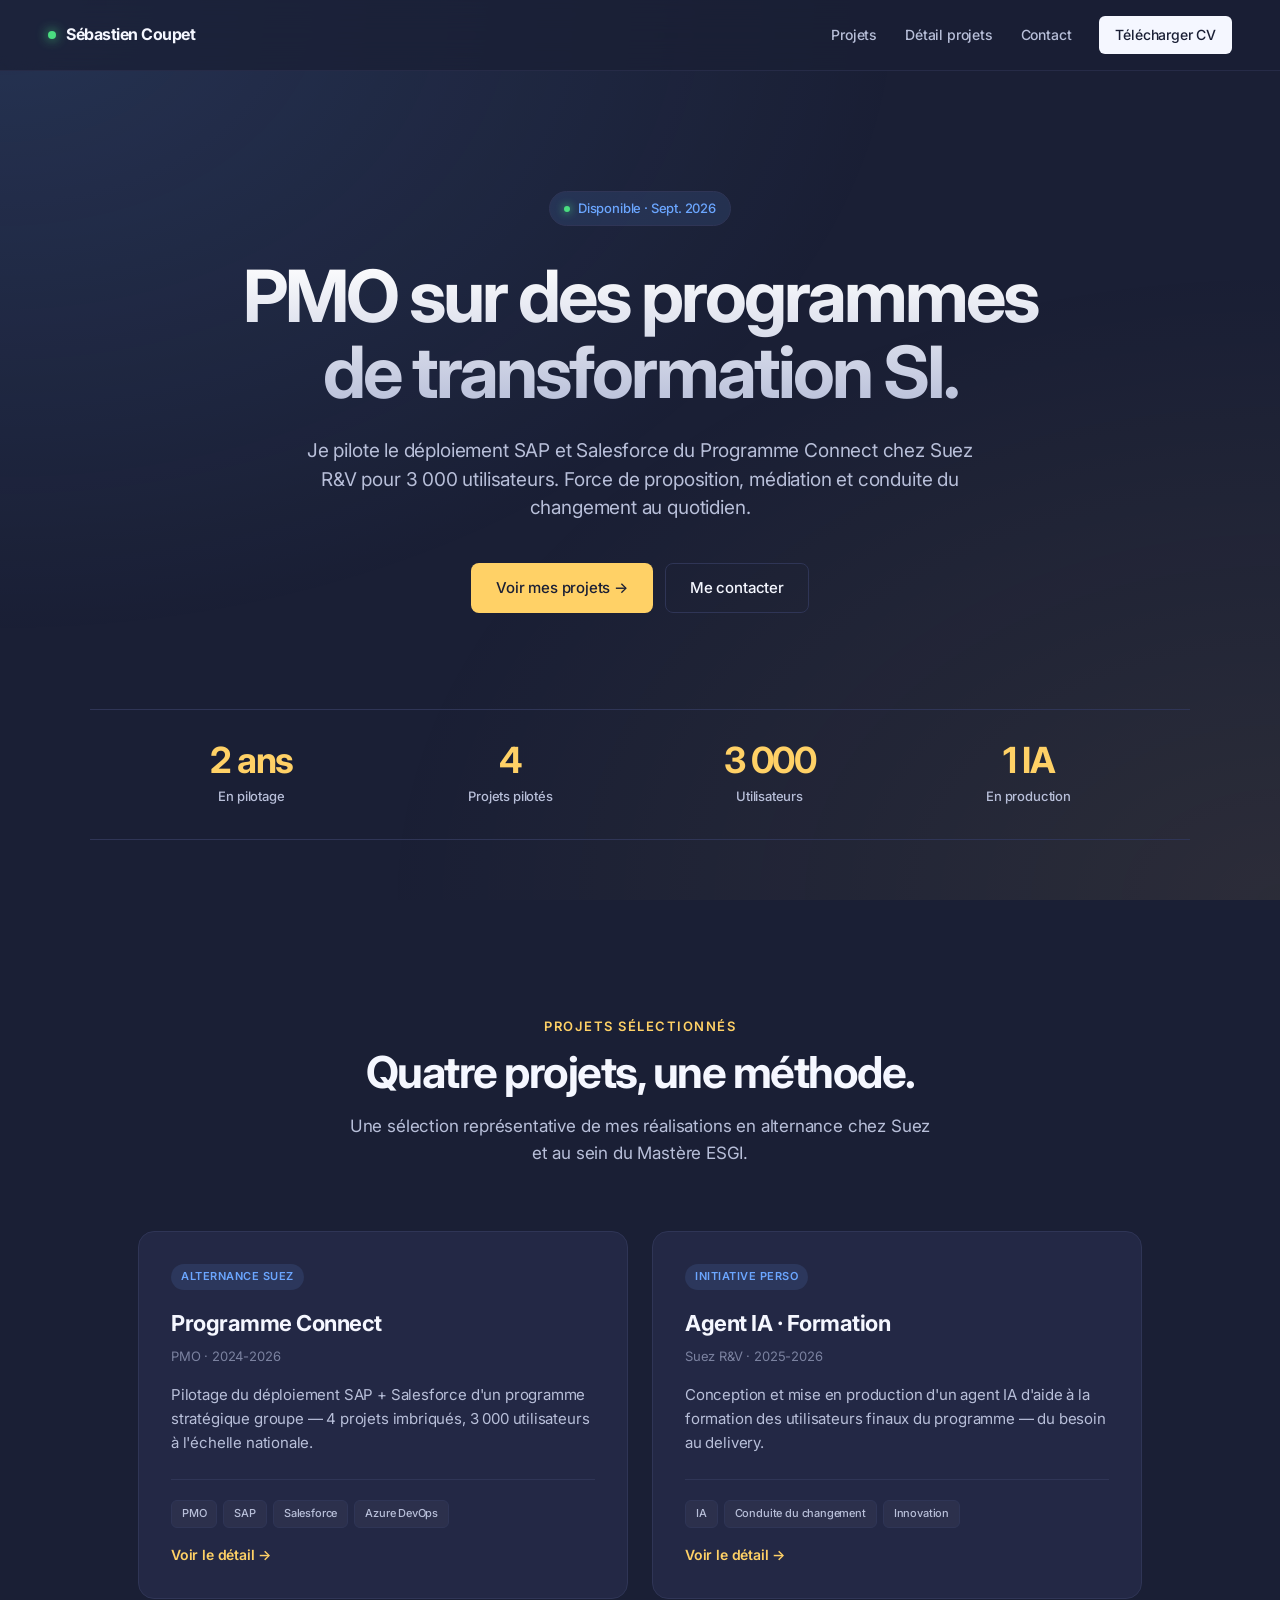
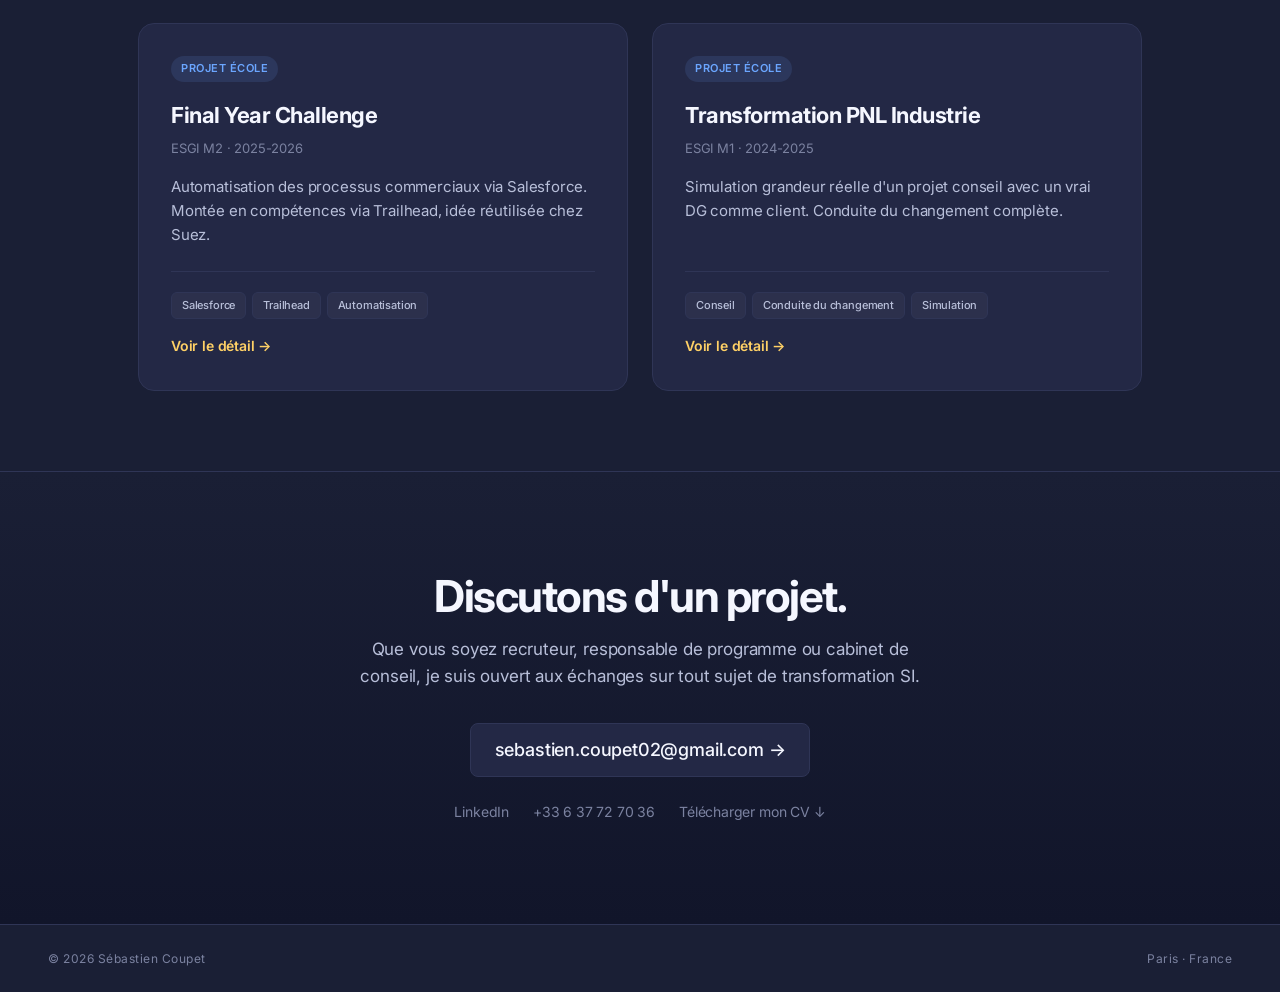
<file: index.html>
<!DOCTYPE html>
<html lang="fr">
<head>
<meta charset="UTF-8">
<meta name="viewport" content="width=device-width, initial-scale=1.0">
<title>Sébastien Coupet — PMO · Transformation digitale</title>
<meta name="description" content="Portfolio de Sébastien Coupet, PMO sur le Programme Connect chez Suez R&V. Pilotage de transformation SI, SAP, Salesforce.">
<link rel="preconnect" href="https://fonts.googleapis.com">
<link rel="preconnect" href="https://fonts.gstatic.com" crossorigin>
<link href="https://fonts.googleapis.com/css2?family=Inter:wght@300;400;500;600;700;800&display=swap" rel="stylesheet">
<link rel="stylesheet" href="styles.css">
</head>
<body>
<main>

<nav>
  <a href="index.html" class="logo"><span class="logo-dot"></span> Sébastien Coupet</a>
  <div class="nav-links">
    <a href="#projects">Projets</a>
    <a href="projets.html">Détail projets</a>
    <a href="#contact">Contact</a>
    <a href="cv-sebastien-coupet.pdf" download class="btn-nav">Télécharger CV</a>
  </div>
</nav>

<header class="hero">
  <div class="badge"><span class="dot"></span> Disponible · Sept. 2026</div>
  <h1 class="hero-title">PMO sur des programmes de transformation SI.</h1>
  <p class="hero-subtitle">Je pilote le déploiement SAP et Salesforce du Programme Connect chez Suez R&V pour 3 000 utilisateurs. Force de proposition, médiation et conduite du changement au quotidien.</p>
  <div class="cta-group">
    <a href="#projects" class="btn btn-primary">Voir mes projets →</a>
    <a href="#contact" class="btn btn-secondary">Me contacter</a>
  </div>
</header>

<div class="stats">
  <div><div class="stat-v">2 ans</div><div class="stat-l">En pilotage</div></div>
  <div><div class="stat-v">4</div><div class="stat-l">Projets pilotés</div></div>
  <div><div class="stat-v">3 000</div><div class="stat-l">Utilisateurs</div></div>
  <div><div class="stat-v">1 IA</div><div class="stat-l">En production</div></div>
</div>

<section class="work" id="projects">
  <div class="section-head">
    <div class="section-label">Projets sélectionnés</div>
    <h2 class="section-title">Quatre projets, une méthode.</h2>
    <p class="section-subtitle">Une sélection représentative de mes réalisations en alternance chez Suez et au sein du Mastère ESGI.</p>
  </div>

  <div class="projects-grid">
    <a href="projets.html#connect" class="pcard">
      <span class="pcard-tag">Alternance Suez</span>
      <div class="pcard-title">Programme Connect</div>
      <div class="pcard-meta">PMO · 2024-2026</div>
      <p class="pcard-desc">Pilotage du déploiement SAP + Salesforce d'un programme stratégique groupe — 4 projets imbriqués, 3 000 utilisateurs à l'échelle nationale.</p>
      <div class="pcard-tags">
        <span class="tag">PMO</span><span class="tag">SAP</span><span class="tag">Salesforce</span><span class="tag">Azure DevOps</span>
      </div>
      <div class="pcard-link">Voir le détail</div>
    </a>

    <a href="projets.html#agent-ia" class="pcard">
      <span class="pcard-tag">Initiative perso</span>
      <div class="pcard-title">Agent IA · Formation</div>
      <div class="pcard-meta">Suez R&V · 2025-2026</div>
      <p class="pcard-desc">Conception et mise en production d'un agent IA d'aide à la formation des utilisateurs finaux du programme — du besoin au delivery.</p>
      <div class="pcard-tags">
        <span class="tag">IA</span><span class="tag">Conduite du changement</span><span class="tag">Innovation</span>
      </div>
      <div class="pcard-link">Voir le détail</div>
    </a>

    <a href="projets.html#fyc" class="pcard">
      <span class="pcard-tag">Projet école</span>
      <div class="pcard-title">Final Year Challenge</div>
      <div class="pcard-meta">ESGI M2 · 2025-2026</div>
      <p class="pcard-desc">Automatisation des processus commerciaux via Salesforce. Montée en compétences via Trailhead, idée réutilisée chez Suez.</p>
      <div class="pcard-tags">
        <span class="tag">Salesforce</span><span class="tag">Trailhead</span><span class="tag">Automatisation</span>
      </div>
      <div class="pcard-link">Voir le détail</div>
    </a>

    <a href="projets.html#pnl" class="pcard">
      <span class="pcard-tag">Projet école</span>
      <div class="pcard-title">Transformation PNL Industrie</div>
      <div class="pcard-meta">ESGI M1 · 2024-2025</div>
      <p class="pcard-desc">Simulation grandeur réelle d'un projet conseil avec un vrai DG comme client. Conduite du changement complète.</p>
      <div class="pcard-tags">
        <span class="tag">Conseil</span><span class="tag">Conduite du changement</span><span class="tag">Simulation</span>
      </div>
      <div class="pcard-link">Voir le détail</div>
    </a>
  </div>
</section>

<section class="contact" id="contact">
  <h2>Discutons d'un projet.</h2>
  <p>Que vous soyez recruteur, responsable de programme ou cabinet de conseil, je suis ouvert aux échanges sur tout sujet de transformation SI.</p>
  <a href="mailto:sebastien.coupet02@gmail.com" class="contact-mail">sebastien.coupet02@gmail.com →</a>
  <div class="contact-links">
    <a href="https://www.linkedin.com/in/sébastien-coupet-8109371b6" target="_blank">LinkedIn</a>
    <a href="tel:+33637727036">+33 6 37 72 70 36</a>
    <a href="cv-sebastien-coupet.pdf" download>Télécharger mon CV ↓</a>
  </div>
</section>

<footer class="bottom">
  <span>© 2026 Sébastien Coupet</span>
  <span>Paris · France</span>
</footer>

</main>
</body>
</html>
</file>
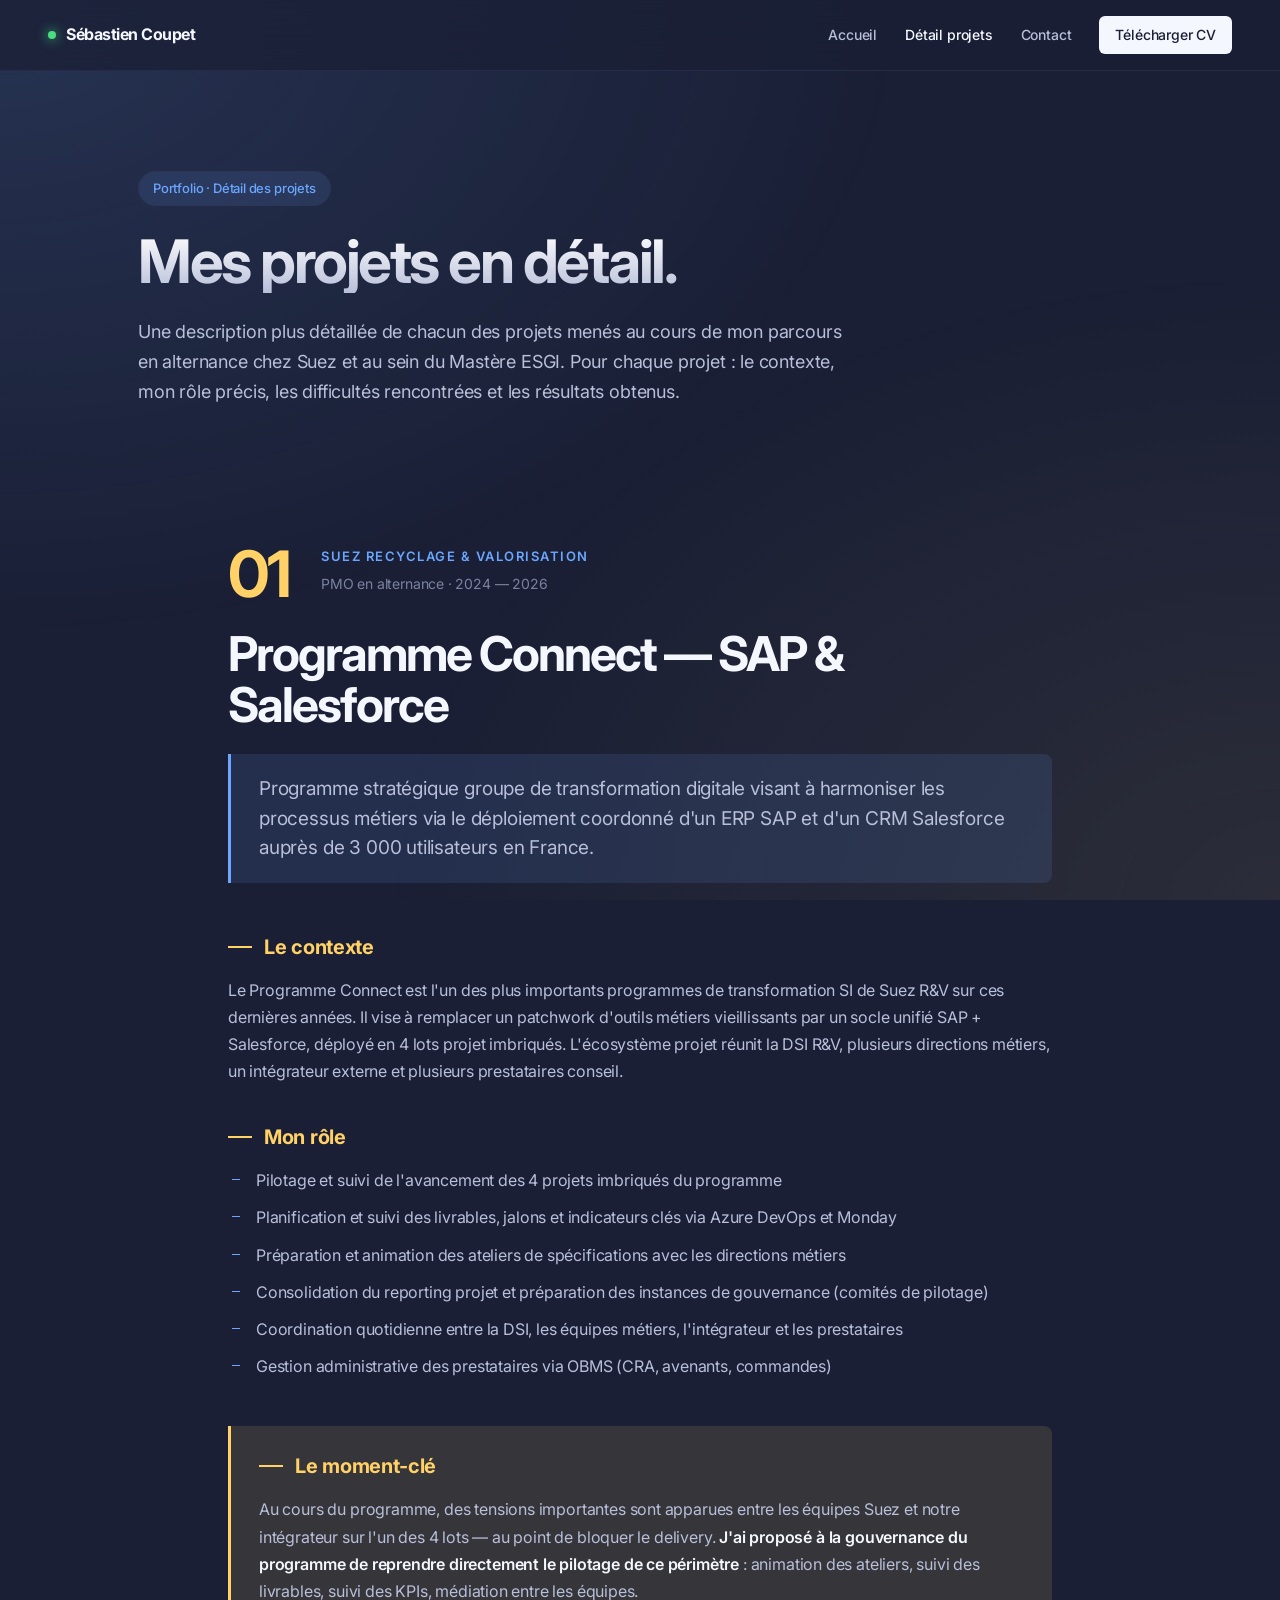
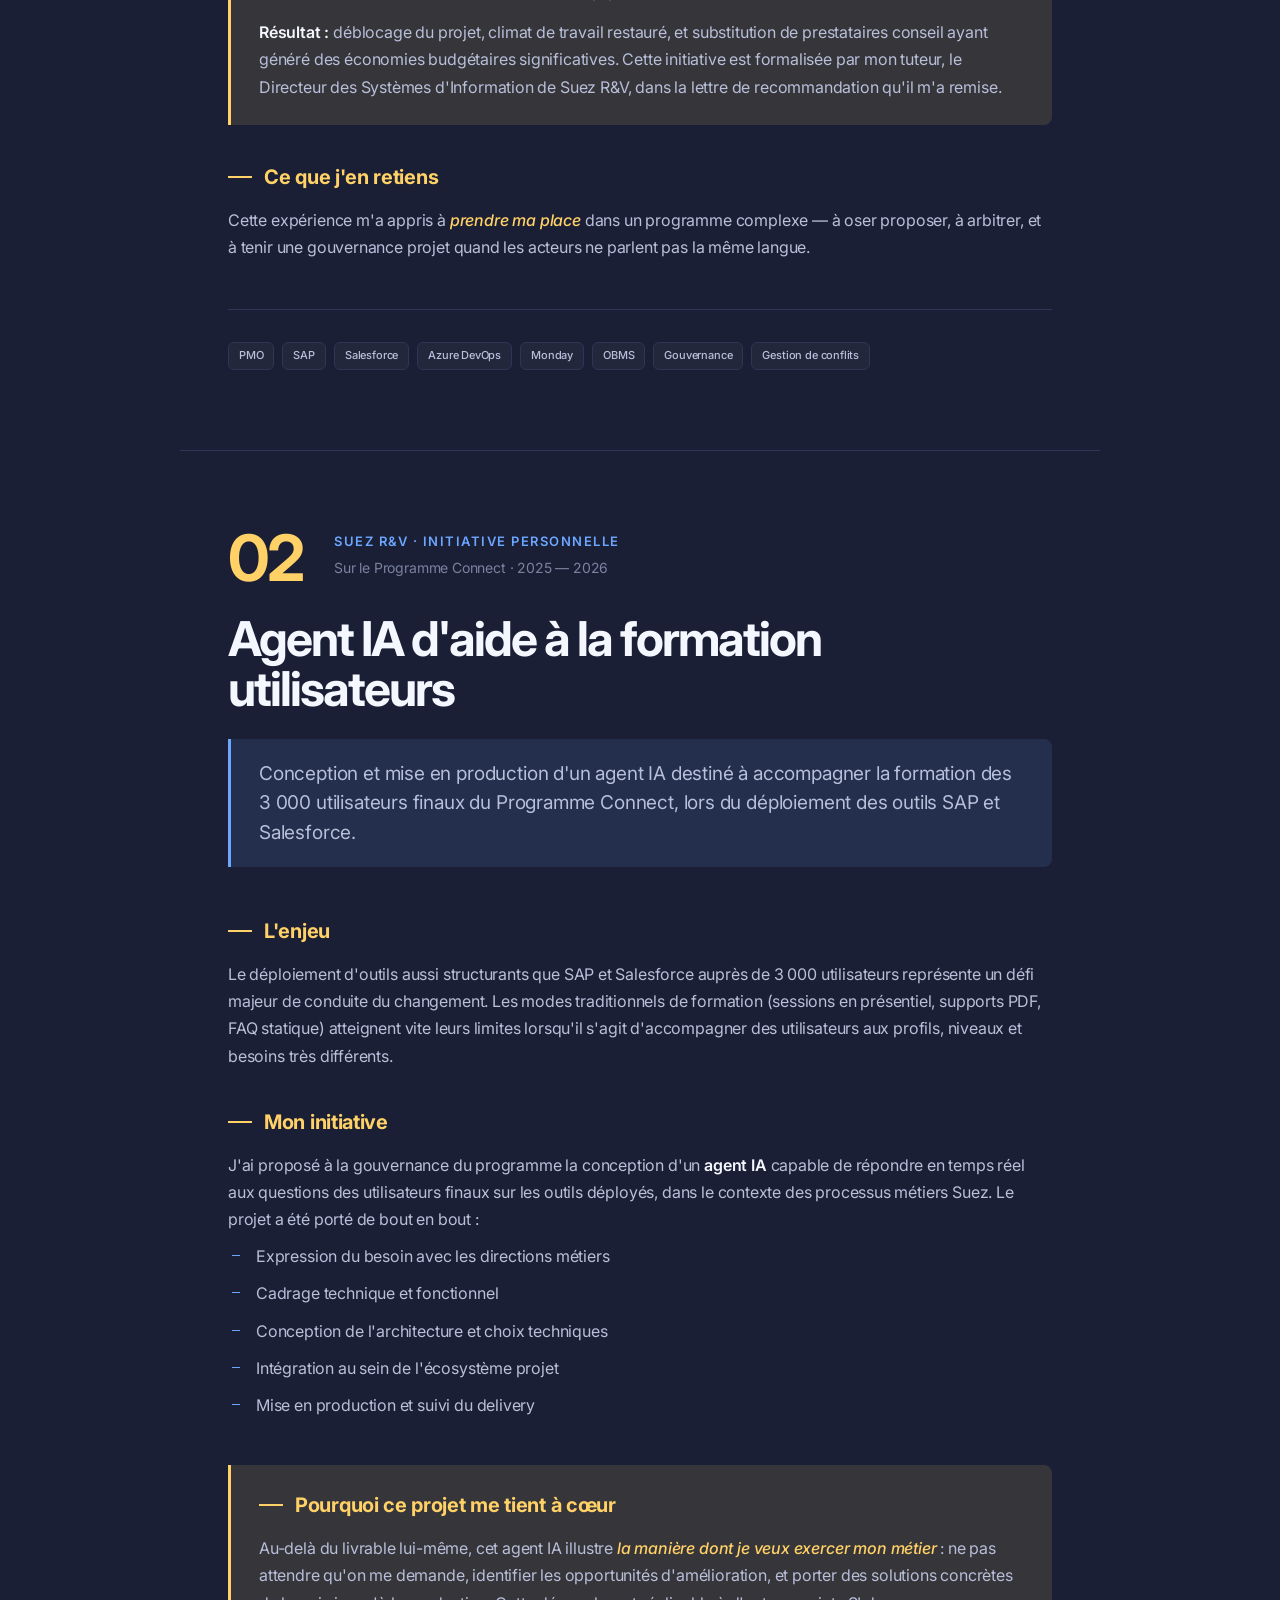
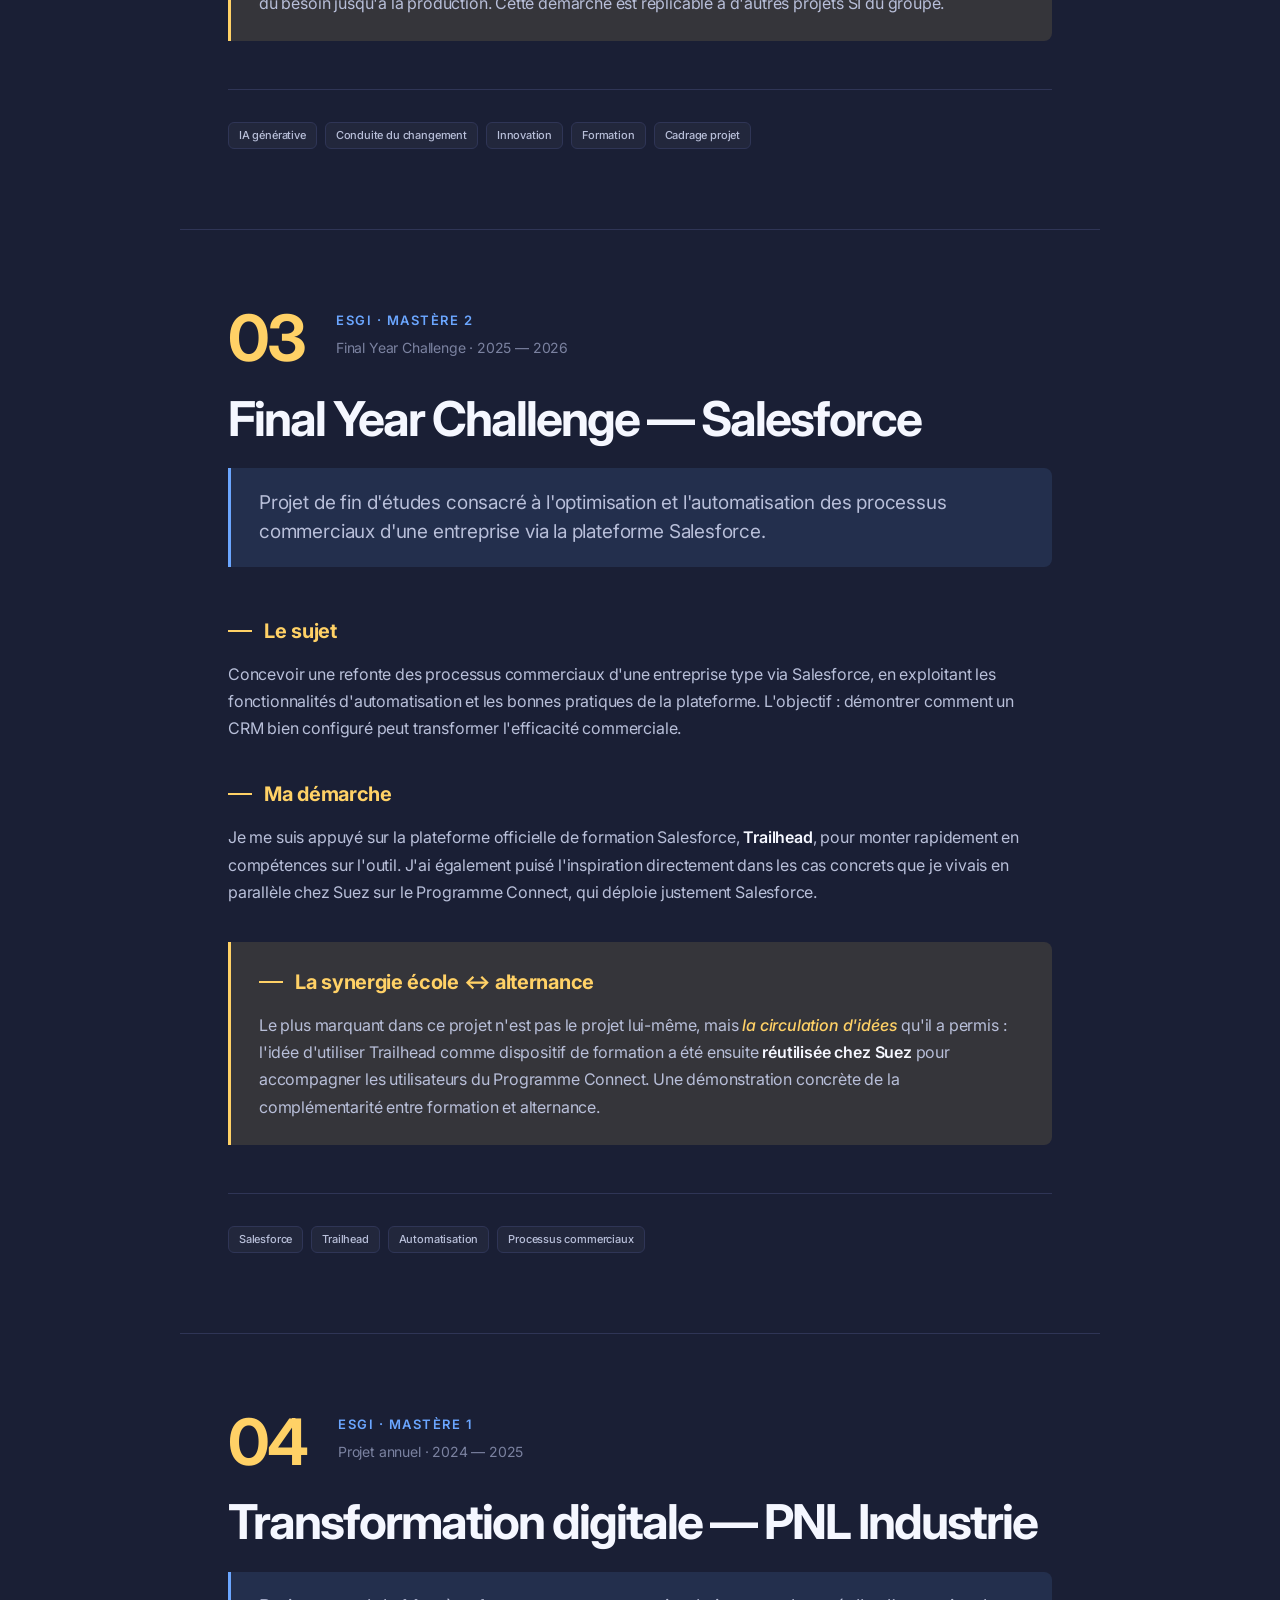
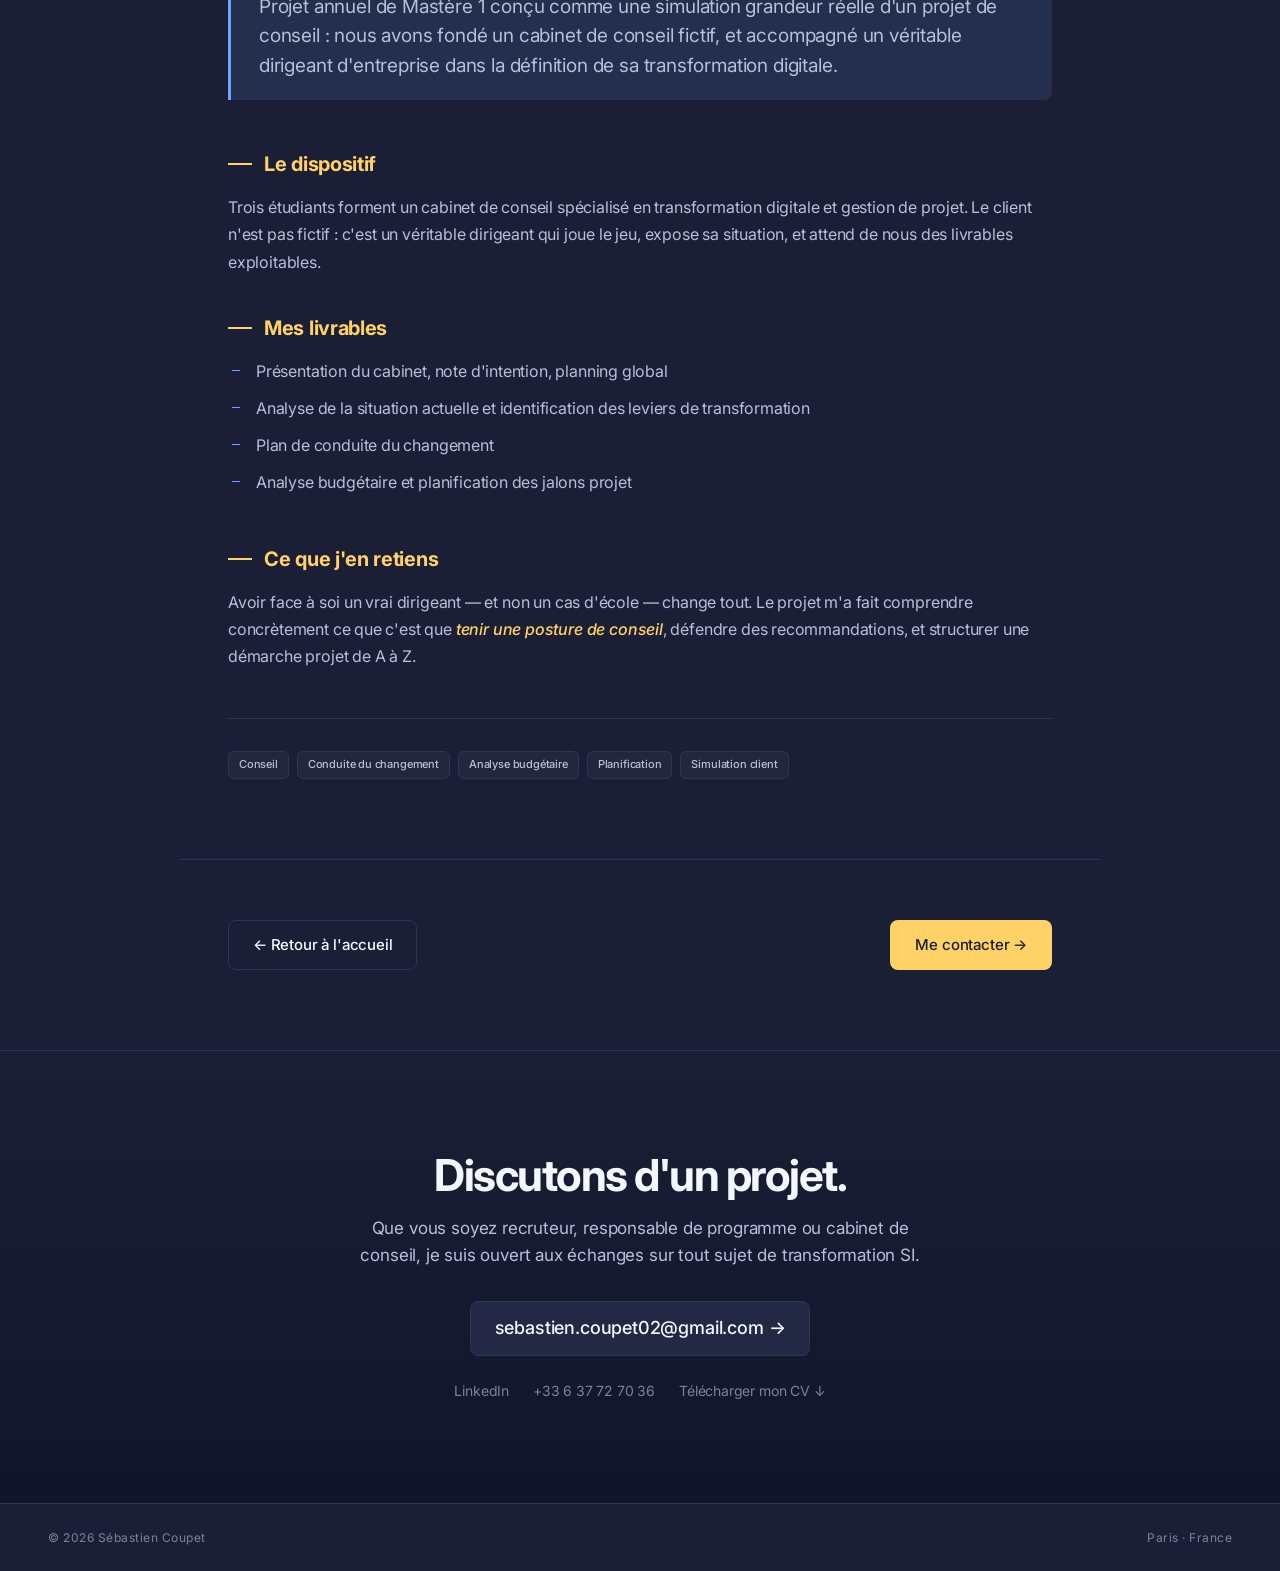
<file: projets.html>
<!DOCTYPE html>
<html lang="fr">
<head>
<meta charset="UTF-8">
<meta name="viewport" content="width=device-width, initial-scale=1.0">
<title>Projets · Sébastien Coupet</title>
<meta name="description" content="Détail des projets de pilotage SI menés par Sébastien Coupet — Programme Connect, agent IA, projets école ESGI.">
<link rel="preconnect" href="https://fonts.googleapis.com">
<link rel="preconnect" href="https://fonts.gstatic.com" crossorigin>
<link href="https://fonts.googleapis.com/css2?family=Inter:wght@300;400;500;600;700;800&display=swap" rel="stylesheet">
<link rel="stylesheet" href="styles.css">
</head>
<body>
<main>

<nav>
  <a href="index.html" class="logo"><span class="logo-dot"></span> Sébastien Coupet</a>
  <div class="nav-links">
    <a href="index.html">Accueil</a>
    <a href="projets.html" class="active">Détail projets</a>
    <a href="index.html#contact">Contact</a>
    <a href="cv-sebastien-coupet.pdf" download class="btn-nav">Télécharger CV</a>
  </div>
</nav>

<header class="page-header">
  <div class="badge">Portfolio · Détail des projets</div>
  <h1>Mes projets en détail.</h1>
  <p class="page-intro">Une description plus détaillée de chacun des projets menés au cours de mon parcours en alternance chez Suez et au sein du Mastère ESGI. Pour chaque projet : le contexte, mon rôle précis, les difficultés rencontrées et les résultats obtenus.</p>
</header>

<!-- ========== PROJET 1 : CONNECT ========== -->
<article class="project-detail" id="connect">
  <div class="pd-header">
    <div class="pd-num">01</div>
    <div class="pd-meta">
      <div class="pd-client">Suez Recyclage & Valorisation</div>
      <div class="pd-role">PMO en alternance · 2024 — 2026</div>
    </div>
  </div>

  <h2>Programme Connect — SAP & Salesforce</h2>
  <p class="pd-lede">Programme stratégique groupe de transformation digitale visant à harmoniser les processus métiers via le déploiement coordonné d'un ERP SAP et d'un CRM Salesforce auprès de 3 000 utilisateurs en France.</p>

  <div class="pd-content">
    <div class="pd-block">
      <h3>Le contexte</h3>
      <p>Le Programme Connect est l'un des plus importants programmes de transformation SI de Suez R&V sur ces dernières années. Il vise à remplacer un patchwork d'outils métiers vieillissants par un socle unifié SAP + Salesforce, déployé en 4 lots projet imbriqués. L'écosystème projet réunit la DSI R&V, plusieurs directions métiers, un intégrateur externe et plusieurs prestataires conseil.</p>
    </div>

    <div class="pd-block">
      <h3>Mon rôle</h3>
      <ul>
        <li>Pilotage et suivi de l'avancement des 4 projets imbriqués du programme</li>
        <li>Planification et suivi des livrables, jalons et indicateurs clés via Azure DevOps et Monday</li>
        <li>Préparation et animation des ateliers de spécifications avec les directions métiers</li>
        <li>Consolidation du reporting projet et préparation des instances de gouvernance (comités de pilotage)</li>
        <li>Coordination quotidienne entre la DSI, les équipes métiers, l'intégrateur et les prestataires</li>
        <li>Gestion administrative des prestataires via OBMS (CRA, avenants, commandes)</li>
      </ul>
    </div>

    <div class="pd-block highlight">
      <h3>Le moment-clé</h3>
      <p>Au cours du programme, des tensions importantes sont apparues entre les équipes Suez et notre intégrateur sur l'un des 4 lots — au point de bloquer le delivery. <strong>J'ai proposé à la gouvernance du programme de reprendre directement le pilotage de ce périmètre</strong> : animation des ateliers, suivi des livrables, suivi des KPIs, médiation entre les équipes.</p>
      <p><strong>Résultat :</strong> déblocage du projet, climat de travail restauré, et substitution de prestataires conseil ayant généré des économies budgétaires significatives. Cette initiative est formalisée par mon tuteur, le Directeur des Systèmes d'Information de Suez R&V, dans la lettre de recommandation qu'il m'a remise.</p>
    </div>

    <div class="pd-block">
      <h3>Ce que j'en retiens</h3>
      <p>Cette expérience m'a appris à <em>prendre ma place</em> dans un programme complexe — à oser proposer, à arbitrer, et à tenir une gouvernance projet quand les acteurs ne parlent pas la même langue.</p>
    </div>
  </div>

  <div class="pd-tags">
    <span class="tag">PMO</span>
    <span class="tag">SAP</span>
    <span class="tag">Salesforce</span>
    <span class="tag">Azure DevOps</span>
    <span class="tag">Monday</span>
    <span class="tag">OBMS</span>
    <span class="tag">Gouvernance</span>
    <span class="tag">Gestion de conflits</span>
  </div>
</article>

<!-- ========== PROJET 2 : AGENT IA ========== -->
<article class="project-detail" id="agent-ia">
  <div class="pd-header">
    <div class="pd-num">02</div>
    <div class="pd-meta">
      <div class="pd-client">Suez R&V · Initiative personnelle</div>
      <div class="pd-role">Sur le Programme Connect · 2025 — 2026</div>
    </div>
  </div>

  <h2>Agent IA d'aide à la formation utilisateurs</h2>
  <p class="pd-lede">Conception et mise en production d'un agent IA destiné à accompagner la formation des 3 000 utilisateurs finaux du Programme Connect, lors du déploiement des outils SAP et Salesforce.</p>

  <div class="pd-content">
    <div class="pd-block">
      <h3>L'enjeu</h3>
      <p>Le déploiement d'outils aussi structurants que SAP et Salesforce auprès de 3 000 utilisateurs représente un défi majeur de conduite du changement. Les modes traditionnels de formation (sessions en présentiel, supports PDF, FAQ statique) atteignent vite leurs limites lorsqu'il s'agit d'accompagner des utilisateurs aux profils, niveaux et besoins très différents.</p>
    </div>

    <div class="pd-block">
      <h3>Mon initiative</h3>
      <p>J'ai proposé à la gouvernance du programme la conception d'un <strong>agent IA</strong> capable de répondre en temps réel aux questions des utilisateurs finaux sur les outils déployés, dans le contexte des processus métiers Suez. Le projet a été porté de bout en bout :</p>
      <ul>
        <li>Expression du besoin avec les directions métiers</li>
        <li>Cadrage technique et fonctionnel</li>
        <li>Conception de l'architecture et choix techniques</li>
        <li>Intégration au sein de l'écosystème projet</li>
        <li>Mise en production et suivi du delivery</li>
      </ul>
    </div>

    <div class="pd-block highlight">
      <h3>Pourquoi ce projet me tient à cœur</h3>
      <p>Au-delà du livrable lui-même, cet agent IA illustre <em>la manière dont je veux exercer mon métier</em> : ne pas attendre qu'on me demande, identifier les opportunités d'amélioration, et porter des solutions concrètes du besoin jusqu'à la production. Cette démarche est réplicable à d'autres projets SI du groupe.</p>
    </div>
  </div>

  <div class="pd-tags">
    <span class="tag">IA générative</span>
    <span class="tag">Conduite du changement</span>
    <span class="tag">Innovation</span>
    <span class="tag">Formation</span>
    <span class="tag">Cadrage projet</span>
  </div>
</article>

<!-- ========== PROJET 3 : FYC ========== -->
<article class="project-detail" id="fyc">
  <div class="pd-header">
    <div class="pd-num">03</div>
    <div class="pd-meta">
      <div class="pd-client">ESGI · Mastère 2</div>
      <div class="pd-role">Final Year Challenge · 2025 — 2026</div>
    </div>
  </div>

  <h2>Final Year Challenge — Salesforce</h2>
  <p class="pd-lede">Projet de fin d'études consacré à l'optimisation et l'automatisation des processus commerciaux d'une entreprise via la plateforme Salesforce.</p>

  <div class="pd-content">
    <div class="pd-block">
      <h3>Le sujet</h3>
      <p>Concevoir une refonte des processus commerciaux d'une entreprise type via Salesforce, en exploitant les fonctionnalités d'automatisation et les bonnes pratiques de la plateforme. L'objectif : démontrer comment un CRM bien configuré peut transformer l'efficacité commerciale.</p>
    </div>

    <div class="pd-block">
      <h3>Ma démarche</h3>
      <p>Je me suis appuyé sur la plateforme officielle de formation Salesforce, <strong>Trailhead</strong>, pour monter rapidement en compétences sur l'outil. J'ai également puisé l'inspiration directement dans les cas concrets que je vivais en parallèle chez Suez sur le Programme Connect, qui déploie justement Salesforce.</p>
    </div>

    <div class="pd-block highlight">
      <h3>La synergie école ↔ alternance</h3>
      <p>Le plus marquant dans ce projet n'est pas le projet lui-même, mais <em>la circulation d'idées</em> qu'il a permis : l'idée d'utiliser Trailhead comme dispositif de formation a été ensuite <strong>réutilisée chez Suez</strong> pour accompagner les utilisateurs du Programme Connect. Une démonstration concrète de la complémentarité entre formation et alternance.</p>
    </div>
  </div>

  <div class="pd-tags">
    <span class="tag">Salesforce</span>
    <span class="tag">Trailhead</span>
    <span class="tag">Automatisation</span>
    <span class="tag">Processus commerciaux</span>
  </div>
</article>

<!-- ========== PROJET 4 : PNL ========== -->
<article class="project-detail" id="pnl">
  <div class="pd-header">
    <div class="pd-num">04</div>
    <div class="pd-meta">
      <div class="pd-client">ESGI · Mastère 1</div>
      <div class="pd-role">Projet annuel · 2024 — 2025</div>
    </div>
  </div>

  <h2>Transformation digitale — PNL Industrie</h2>
  <p class="pd-lede">Projet annuel de Mastère 1 conçu comme une simulation grandeur réelle d'un projet de conseil : nous avons fondé un cabinet de conseil fictif, et accompagné un véritable dirigeant d'entreprise dans la définition de sa transformation digitale.</p>

  <div class="pd-content">
    <div class="pd-block">
      <h3>Le dispositif</h3>
      <p>Trois étudiants forment un cabinet de conseil spécialisé en transformation digitale et gestion de projet. Le client n'est pas fictif : c'est un véritable dirigeant qui joue le jeu, expose sa situation, et attend de nous des livrables exploitables.</p>
    </div>

    <div class="pd-block">
      <h3>Mes livrables</h3>
      <ul>
        <li>Présentation du cabinet, note d'intention, planning global</li>
        <li>Analyse de la situation actuelle et identification des leviers de transformation</li>
        <li>Plan de conduite du changement</li>
        <li>Analyse budgétaire et planification des jalons projet</li>
      </ul>
    </div>

    <div class="pd-block">
      <h3>Ce que j'en retiens</h3>
      <p>Avoir face à soi un vrai dirigeant — et non un cas d'école — change tout. Le projet m'a fait comprendre concrètement ce que c'est que <em>tenir une posture de conseil</em>, défendre des recommandations, et structurer une démarche projet de A à Z.</p>
    </div>
  </div>

  <div class="pd-tags">
    <span class="tag">Conseil</span>
    <span class="tag">Conduite du changement</span>
    <span class="tag">Analyse budgétaire</span>
    <span class="tag">Planification</span>
    <span class="tag">Simulation client</span>
  </div>
</article>

<section class="back-cta">
  <a href="index.html" class="btn btn-secondary">← Retour à l'accueil</a>
  <a href="index.html#contact" class="btn btn-primary">Me contacter →</a>
</section>

<section class="contact" id="contact">
  <h2>Discutons d'un projet.</h2>
  <p>Que vous soyez recruteur, responsable de programme ou cabinet de conseil, je suis ouvert aux échanges sur tout sujet de transformation SI.</p>
  <a href="mailto:sebastien.coupet02@gmail.com" class="contact-mail">sebastien.coupet02@gmail.com →</a>
  <div class="contact-links">
    <a href="https://www.linkedin.com/in/sébastien-coupet-8109371b6" target="_blank">LinkedIn</a>
    <a href="tel:+33637727036">+33 6 37 72 70 36</a>
    <a href="cv-sebastien-coupet.pdf" download>Télécharger mon CV ↓</a>
  </div>
</section>

<footer class="bottom">
  <span>© 2026 Sébastien Coupet</span>
  <span>Paris · France</span>
</footer>

</main>
</body>
</html>
</file>
<file: styles.css>
:root {
  --bg: #1A1F35;
  --bg-card: #232845;
  --bg-card-hover: #2A3056;
  --ink: #F5F7FF;
  --ink-soft: #B8BFD9;
  --muted: #7B82A0;
  --line: #2F3556;
  --line-soft: #262B47;
  --accent: #FFD166;
  --accent-2: #6BA6FF;
  --accent-soft: rgba(107, 166, 255, 0.12);
  --gold-soft: rgba(255, 209, 102, 0.12);
  --green: #4ADE80;
}

* { margin: 0; padding: 0; box-sizing: border-box; }
html { scroll-behavior: smooth; }
body {
  background: var(--bg); color: var(--ink);
  font-family: 'Inter', -apple-system, BlinkMacSystemFont, sans-serif;
  line-height: 1.6; -webkit-font-smoothing: antialiased;
  letter-spacing: -0.011em;
  min-height: 100vh;
}
body::before {
  content: "";
  position: fixed; inset: 0;
  background:
    radial-gradient(ellipse at top left, rgba(107,166,255,0.15), transparent 50%),
    radial-gradient(ellipse at bottom right, rgba(255,209,102,0.08), transparent 50%);
  pointer-events: none; z-index: 0;
}
main { position: relative; z-index: 1; }

/* ============ NAVIGATION ============ */
nav {
  position: sticky; top: 0;
  background: rgba(26,31,53,0.75); backdrop-filter: blur(20px);
  border-bottom: 1px solid var(--line-soft);
  padding: 16px 48px; z-index: 100;
  display: flex; justify-content: space-between; align-items: center;
}
.logo {
  font-weight: 700; font-size: 16px; letter-spacing: -0.5px;
  display: flex; align-items: center; gap: 10px;
  color: var(--ink); text-decoration: none;
}
.logo-dot {
  width: 8px; height: 8px; border-radius: 50%;
  background: var(--green);
  box-shadow: 0 0 12px var(--green);
}
.nav-links { display: flex; gap: 28px; align-items: center; }
.nav-links a {
  color: var(--ink-soft); text-decoration: none;
  font-size: 14px; font-weight: 500;
  transition: color .15s;
}
.nav-links a:hover, .nav-links a.active { color: var(--ink); }
.btn-nav {
  background: var(--ink); color: var(--bg) !important;
  padding: 8px 16px; border-radius: 6px; font-size: 13px;
  font-weight: 600;
  transition: all .15s;
}
.btn-nav:hover { background: var(--accent); color: var(--bg) !important; }

/* ============ BOUTONS ============ */
.btn {
  padding: 12px 24px; border-radius: 8px; font-size: 15px; font-weight: 500;
  text-decoration: none; display: inline-flex; align-items: center; gap: 8px;
  transition: all .15s; border: 1px solid transparent;
}
.btn-primary { background: var(--accent); color: var(--bg); }
.btn-primary:hover { background: white; }
.btn-secondary {
  background: transparent; color: var(--ink);
  border: 1px solid var(--line);
}
.btn-secondary:hover { border-color: var(--ink); background: var(--bg-card); }

/* ============ HERO (index.html) ============ */
.hero {
  max-width: 920px; margin: 0 auto;
  padding: 120px 48px 96px; text-align: center;
}
.badge {
  display: inline-flex; align-items: center; gap: 8px;
  background: var(--accent-soft); color: var(--accent-2);
  border: 1px solid var(--line);
  padding: 6px 14px; border-radius: 100px;
  font-size: 13px; font-weight: 500;
  margin-bottom: 32px;
}
.badge .dot {
  width: 6px; height: 6px; background: var(--green); border-radius: 50%;
  box-shadow: 0 0 8px var(--green);
}
h1.hero-title {
  font-size: 72px; font-weight: 700; line-height: 1.05;
  letter-spacing: -3px; margin-bottom: 28px;
  background: linear-gradient(180deg, #ffffff 0%, #B8BFD9 100%);
  -webkit-background-clip: text;
  background-clip: text;
  -webkit-text-fill-color: transparent;
}
.hero-subtitle {
  font-size: 19px; color: var(--ink-soft); line-height: 1.5;
  max-width: 680px; margin: 0 auto 40px;
}
.cta-group { display: flex; gap: 12px; justify-content: center; flex-wrap: wrap; }

/* ============ PAGE HEADER (projets.html) ============ */
.page-header {
  max-width: 1100px; margin: 0 auto;
  padding: 100px 48px 60px;
}
.page-header .badge { margin-bottom: 24px; }
.page-header h1 {
  font-size: 60px; font-weight: 700; line-height: 1.05;
  letter-spacing: -2.5px; margin-bottom: 24px;
  background: linear-gradient(180deg, #ffffff 0%, #B8BFD9 100%);
  -webkit-background-clip: text; background-clip: text;
  -webkit-text-fill-color: transparent;
}
.page-intro {
  font-size: 18px; color: var(--ink-soft); line-height: 1.65;
  max-width: 720px;
}

/* ============ STATS ============ */
.stats {
  max-width: 1100px; margin: 0 auto 96px;
  padding: 32px 48px;
  border-top: 1px solid var(--line); border-bottom: 1px solid var(--line);
  display: grid; grid-template-columns: repeat(4, 1fr); gap: 32px;
  text-align: center;
}
.stat-v {
  font-size: 36px; font-weight: 700; letter-spacing: -1.5px; line-height: 1;
  color: var(--accent); margin-bottom: 8px;
}
.stat-l { font-size: 13px; color: var(--ink-soft); font-weight: 500; }

/* ============ WORK SECTION (index.html) ============ */
section.work {
  max-width: 1100px; margin: 0 auto;
  padding: 80px 48px;
}
.section-head { text-align: center; margin-bottom: 64px; }
.section-label {
  font-size: 13px; font-weight: 600; color: var(--accent);
  text-transform: uppercase; letter-spacing: 1.5px;
  margin-bottom: 12px;
}
h2.section-title {
  font-size: 44px; font-weight: 700; line-height: 1.1;
  letter-spacing: -1.5px; margin-bottom: 16px;
  color: var(--ink);
}
.section-subtitle { font-size: 17px; color: var(--ink-soft); max-width: 600px; margin: 0 auto; }

.projects-grid {
  display: grid; grid-template-columns: 1fr 1fr; gap: 24px;
}
.pcard {
  background: var(--bg-card);
  border: 1px solid var(--line); border-radius: 16px;
  padding: 32px;
  transition: all .25s;
  text-decoration: none; color: inherit;
  display: flex; flex-direction: column;
  position: relative;
  overflow: hidden;
}
.pcard::before {
  content: "";
  position: absolute; top: 0; left: 0; right: 0; height: 1px;
  background: linear-gradient(90deg, transparent, var(--accent), transparent);
  opacity: 0; transition: opacity .25s;
}
.pcard:hover {
  background: var(--bg-card-hover);
  border-color: var(--accent);
  transform: translateY(-2px);
}
.pcard:hover::before { opacity: 0.8; }

.pcard-tag {
  display: inline-flex; align-items: center;
  background: var(--accent-soft); color: var(--accent-2);
  padding: 4px 10px; border-radius: 100px;
  font-size: 11px; font-weight: 600;
  text-transform: uppercase; letter-spacing: 0.5px;
  margin-bottom: 20px; align-self: flex-start;
}
.pcard-title {
  font-size: 22px; font-weight: 700; line-height: 1.2;
  letter-spacing: -0.5px; margin-bottom: 10px; color: var(--ink);
}
.pcard-meta { font-size: 13px; color: var(--muted); margin-bottom: 16px; }
.pcard-desc {
  font-size: 15px; color: var(--ink-soft); line-height: 1.6;
  margin-bottom: 24px; flex: 1;
}
.pcard-tags {
  display: flex; gap: 6px; flex-wrap: wrap;
  padding-top: 20px; border-top: 1px solid var(--line);
}
.tag {
  font-size: 11px; font-weight: 500; color: var(--ink-soft);
  background: rgba(255,255,255,0.04); padding: 4px 10px; border-radius: 6px;
  border: 1px solid var(--line);
}
.pcard-link {
  margin-top: 16px; font-size: 14px; font-weight: 600; color: var(--accent);
}
.pcard-link::after { content: " →"; transition: margin-left .15s; }
.pcard:hover .pcard-link::after { margin-left: 4px; }

/* ============ PROJECT DETAIL (projets.html) ============ */
.project-detail {
  max-width: 920px; margin: 0 auto;
  padding: 80px 48px;
  border-bottom: 1px solid var(--line);
  scroll-margin-top: 100px;
}
.pd-header {
  display: flex; gap: 32px; align-items: flex-end;
  margin-bottom: 28px; flex-wrap: wrap;
}
.pd-num {
  font-size: 64px; font-weight: 700; letter-spacing: -3px; line-height: 0.85;
  color: var(--accent);
}
.pd-meta { padding-bottom: 6px; }
.pd-client {
  font-size: 13px; letter-spacing: 1.5px; text-transform: uppercase;
  color: var(--accent-2); font-weight: 600; margin-bottom: 6px;
}
.pd-role { font-size: 14px; color: var(--muted); }

.project-detail h2 {
  font-size: 48px; font-weight: 700; line-height: 1.05;
  letter-spacing: -2px; margin-bottom: 24px; color: var(--ink);
}
.pd-lede {
  font-size: 19px; line-height: 1.55; color: var(--ink-soft);
  padding: 20px 28px;
  background: var(--accent-soft);
  border-left: 3px solid var(--accent-2);
  border-radius: 0 8px 8px 0;
  margin-bottom: 48px;
}

.pd-content { display: flex; flex-direction: column; gap: 36px; }
.pd-block h3 {
  font-size: 20px; font-weight: 700; color: var(--accent);
  margin-bottom: 14px;
  display: flex; align-items: center; gap: 12px;
  letter-spacing: -0.3px;
}
.pd-block h3::before {
  content: ""; width: 24px; height: 2px; background: var(--accent);
}
.pd-block p, .pd-block ul {
  font-size: 16px; color: var(--ink-soft); line-height: 1.7;
}
.pd-block p strong { color: var(--ink); font-weight: 600; }
.pd-block p em {
  color: var(--accent); font-style: italic; font-weight: 500;
}
.pd-block p + p { margin-top: 14px; }
.pd-block ul { padding-left: 4px; margin-top: 10px; list-style: none; }
.pd-block ul li {
  margin-bottom: 10px; padding-left: 24px; position: relative;
}
.pd-block ul li::before {
  content: ""; position: absolute; left: 0; top: 12px;
  width: 8px; height: 1px; background: var(--accent-2);
}
.pd-block.highlight {
  background: var(--gold-soft);
  padding: 24px 28px;
  border-left: 3px solid var(--accent);
  border-radius: 0 8px 8px 0;
}
.pd-block.highlight h3 { color: var(--accent); }
.pd-block.highlight h3::before { background: var(--accent); }
.pd-tags {
  margin-top: 48px; display: flex; gap: 8px; flex-wrap: wrap;
  padding-top: 32px; border-top: 1px solid var(--line);
}

/* ============ BACK CTA (projets.html) ============ */
.back-cta {
  max-width: 920px; margin: 0 auto;
  padding: 60px 48px 80px;
  display: flex; justify-content: space-between; align-items: center;
  flex-wrap: wrap; gap: 16px;
}

/* ============ CONTACT ============ */
.contact {
  padding: 100px 48px; text-align: center;
  border-top: 1px solid var(--line);
  background: linear-gradient(180deg, var(--bg) 0%, #11152A 100%);
}
.contact h2 {
  font-size: 44px; font-weight: 700; letter-spacing: -1.5px;
  line-height: 1.1; margin-bottom: 16px;
  color: var(--ink);
}
.contact p {
  color: var(--ink-soft); font-size: 17px; max-width: 560px;
  margin: 0 auto 32px;
}
.contact-mail {
  display: inline-flex; align-items: center; gap: 8px;
  color: var(--ink); text-decoration: none;
  font-size: 18px; font-weight: 500;
  border: 1px solid var(--line); padding: 12px 24px; border-radius: 8px;
  background: var(--bg-card);
  transition: all .2s;
}
.contact-mail:hover { border-color: var(--accent); color: var(--accent); }
.contact-links {
  margin-top: 24px;
  display: flex; gap: 24px; justify-content: center;
  font-size: 14px; flex-wrap: wrap;
}
.contact-links a {
  color: var(--muted); text-decoration: none;
  transition: color .15s;
}
.contact-links a:hover { color: var(--ink); }

/* ============ FOOTER ============ */
footer.bottom {
  padding: 24px 48px;
  border-top: 1px solid var(--line);
  display: flex; justify-content: space-between;
  font-size: 12px; color: var(--muted);
  letter-spacing: 0.5px; flex-wrap: wrap; gap: 12px;
}

/* ============ RESPONSIVE ============ */
@media (max-width: 980px) {
  nav { padding: 14px 20px; }
  .nav-links { gap: 16px; }
  .nav-links a { font-size: 13px; }
  .hero, .page-header { padding-left: 20px; padding-right: 20px; padding-top: 60px; padding-bottom: 60px; }
  h1.hero-title { font-size: 44px; letter-spacing: -1.5px; }
  .page-header h1 { font-size: 40px; letter-spacing: -1px; }
  .hero-subtitle { font-size: 16px; }
  .stats { grid-template-columns: 1fr 1fr; padding: 24px 20px; gap: 20px; }
  section.work { padding: 60px 20px; }
  h2.section-title { font-size: 32px; }
  .projects-grid { grid-template-columns: 1fr; }
  .project-detail { padding: 60px 20px; }
  .pd-header { gap: 16px; }
  .pd-num { font-size: 48px; }
  .project-detail h2 { font-size: 32px; }
  .pd-lede { font-size: 17px; padding: 16px 20px; }
  .contact { padding: 60px 20px; }
  .contact h2 { font-size: 32px; }
  footer.bottom { padding: 20px; }
}
</file>
